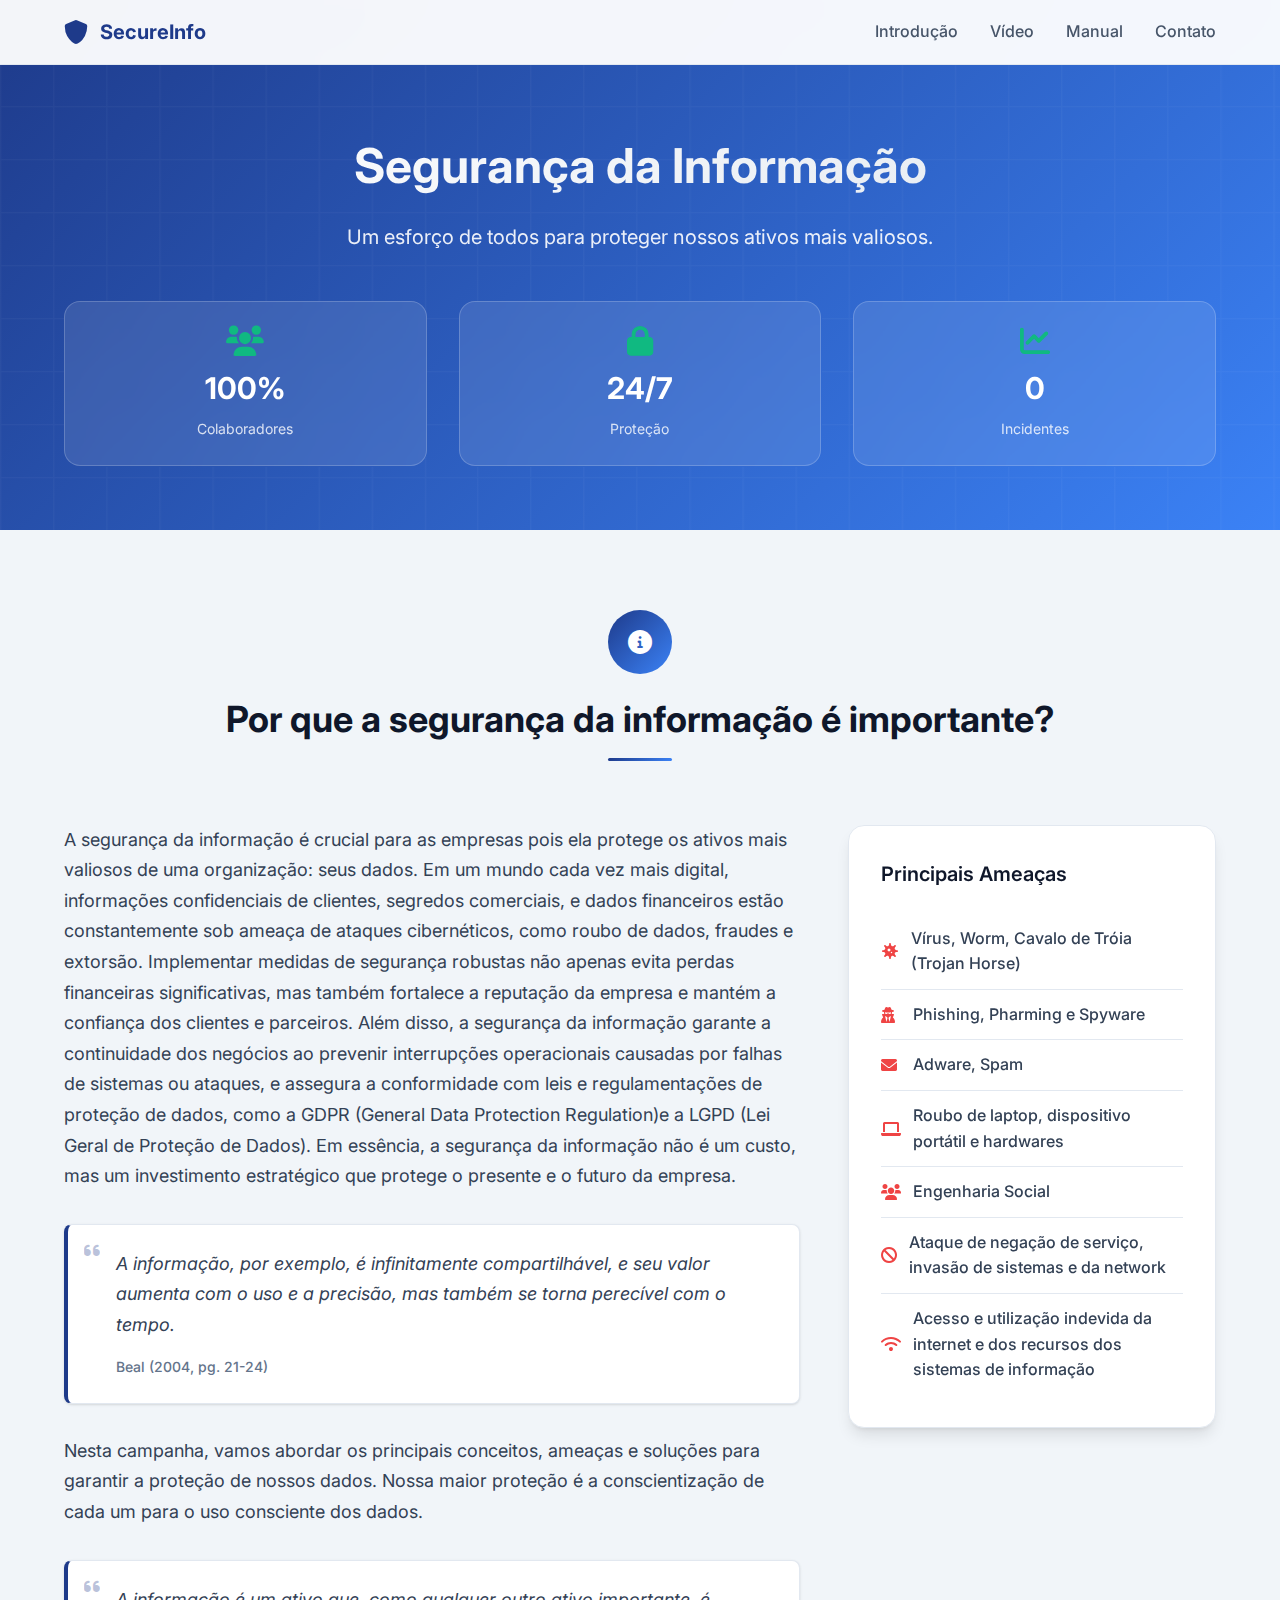
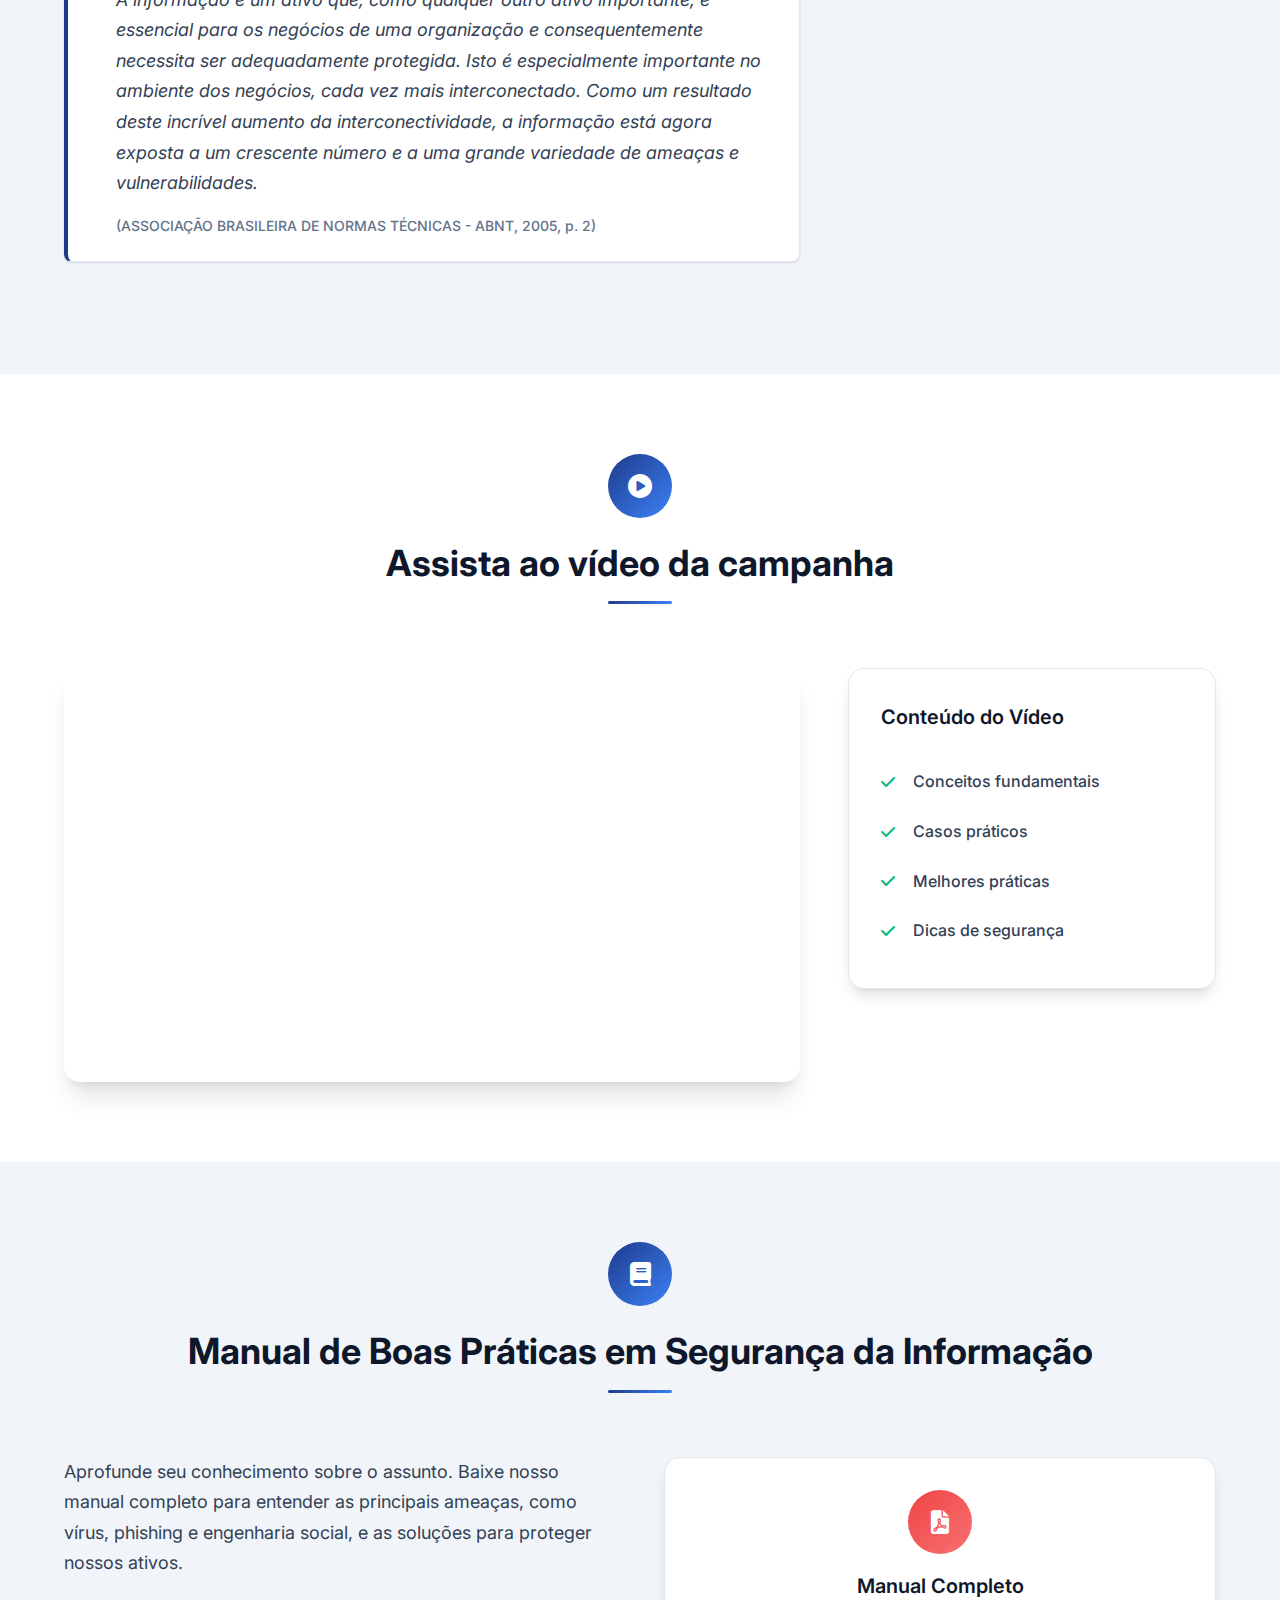
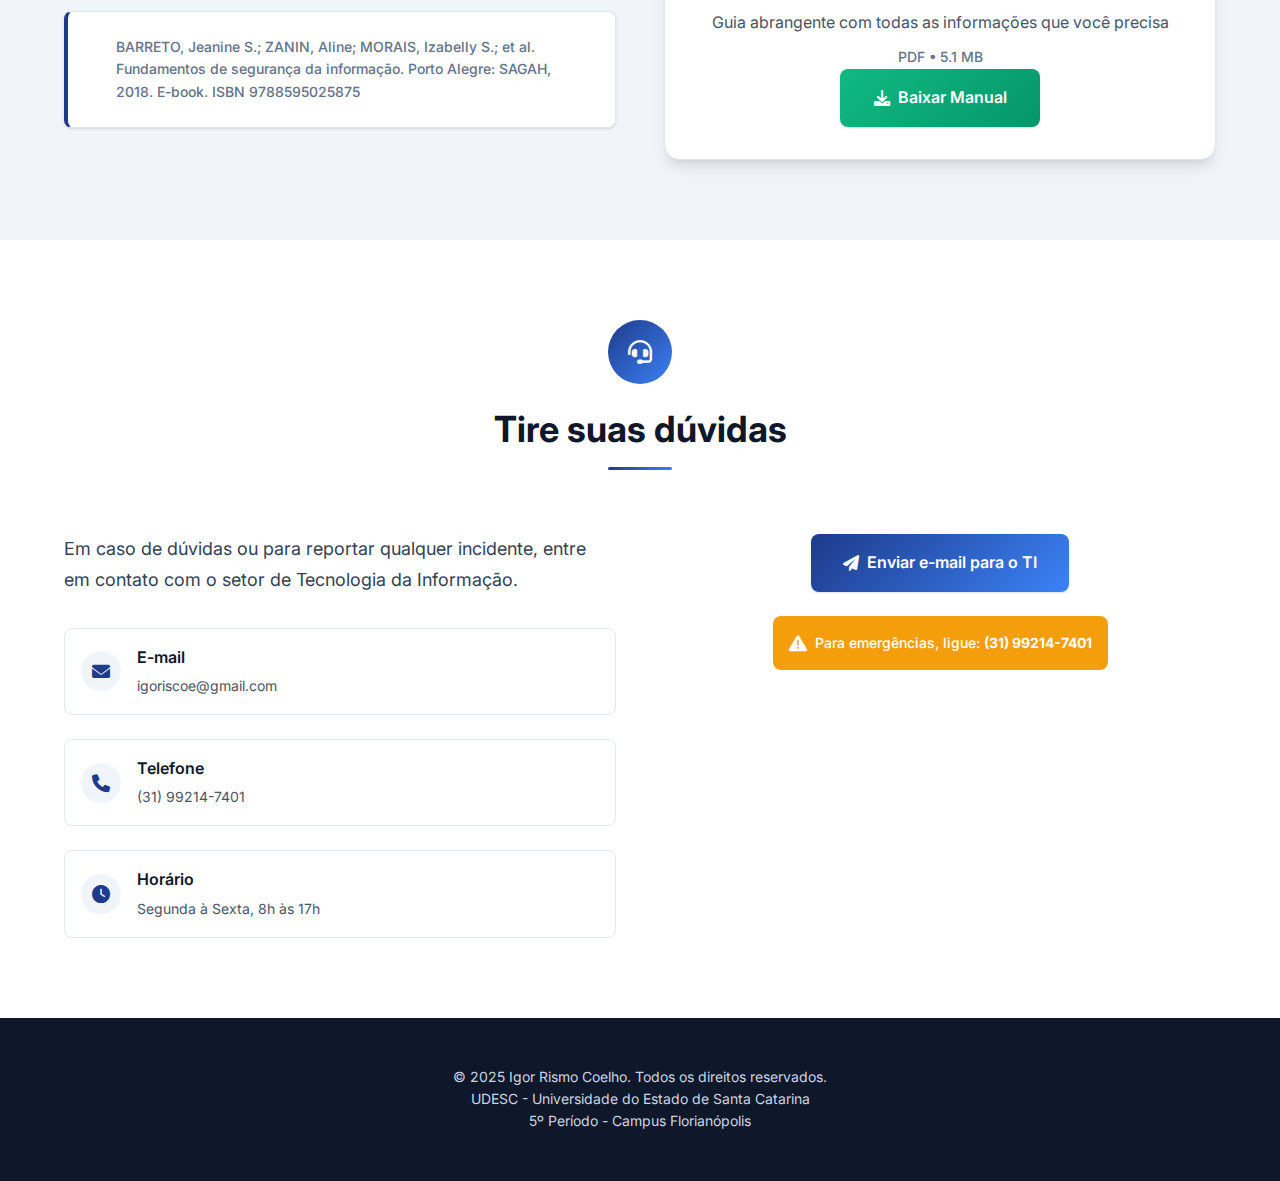
<file: index.html>
<!DOCTYPE html>
<html lang="pt-br">
<head>
    <meta charset="UTF-8">
    <meta name="viewport" content="width=device-width, initial-scale=1.0">
    <title>Segurança da Informação: Protegendo Nossos Ativos</title>
    <link rel="stylesheet" href="styles.css">
    <link href="https://fonts.googleapis.com/css2?family=Inter:wght@300;400;500;600;700&display=swap" rel="stylesheet">
    <link rel="stylesheet" href="https://cdnjs.cloudflare.com/ajax/libs/font-awesome/6.0.0/css/all.min.css">
</head>
<body>

    <header>
        <nav class="navbar">
            <div class="container">
                <div class="nav-brand">
                    <i class="fas fa-shield-alt"></i>
                    <span>SecureInfo</span>
                </div>
                <ul class="nav-links">
                    <li><a href="#intro">Introdução</a></li>
                    <li><a href="#video">Vídeo</a></li>
                    <li><a href="#manual">Manual</a></li>
                    <li><a href="#contato">Contato</a></li>
                </ul>
            </div>
        </nav>
        <div class="hero">
            <div class="container">
                <div class="hero-content">
                    <h1>Segurança da Informação</h1>
                    <p>Um esforço de todos para proteger nossos ativos mais valiosos.</p>
                    <div class="hero-stats">
                        <div class="stat">
                            <i class="fas fa-users"></i>
                            <span class="stat-number">100%</span>
                            <span class="stat-label">Colaboradores</span>
                        </div>
                        <div class="stat">
                            <i class="fas fa-lock"></i>
                            <span class="stat-number">24/7</span>
                            <span class="stat-label">Proteção</span>
                        </div>
                        <div class="stat">
                            <i class="fas fa-chart-line"></i>
                            <span class="stat-number">0</span>
                            <span class="stat-label">Incidentes</span>
                        </div>
                    </div>
                </div>
            </div>
        </div>
    </header>

    <main>
        <section id="intro">
            <div class="container">
                <div class="section-header">
                    <div class="section-icon">
                        <i class="fas fa-info-circle"></i>
                    </div>
                    <h2>Por que a segurança da informação é importante?</h2>
                    <div class="section-divider"></div>
                </div>
                <div class="content-grid">
                    <div class="content-main">
                        <p class="text-center">A segurança da informação é crucial para as empresas pois 
                          ela protege os ativos mais valiosos de uma organização: seus dados. 
                          Em um mundo cada vez mais digital, informações confidenciais de clientes, segredos comerciais, 
                          e dados financeiros estão constantemente sob ameaça de ataques cibernéticos, como roubo de dados, 
                          fraudes e extorsão. Implementar medidas de segurança robustas não apenas evita perdas financeiras 
                          significativas, mas também fortalece a reputação da empresa e mantém a confiança dos clientes e parceiros. 
                          Além disso, a segurança da informação garante a continuidade dos negócios ao prevenir interrupções 
                          operacionais causadas por falhas de sistemas ou ataques, e assegura a conformidade com leis e 
                          regulamentações de proteção de dados, como a GDPR (General Data Protection Regulation)e a LGPD (Lei Geral de Proteção de Dados). Em essência, a segurança da informação não é um custo, 
                          mas um investimento estratégico que protege o presente e o futuro da empresa.</p>
                        <div class="citation">
                            <i class="fas fa-quote-left"></i>
                            <p>A informação, por exemplo, é infinitamente compartilhável, e seu valor aumenta com o uso e a precisão, mas também se torna perecível com o tempo.</p>
                            <div class="citation-reference">Beal (2004, pg. 21-24)</div>
                        </div>
                        <p>Nesta campanha, vamos abordar os principais conceitos, ameaças e soluções para garantir a proteção de nossos dados.
                          Nossa maior proteção é a conscientização de cada um para o uso consciente dos dados.
                        </p>
                        <div class="citation">
                            <i class="fas fa-quote-left"></i>
                            <p>A informação é um ativo que, como qualquer outro ativo importante, 
                              é essencial para os negócios de uma organização e consequentemente necessita ser adequadamente protegida. 
                              Isto é especialmente importante no ambiente dos negócios, cada vez mais interconectado. 
                              Como um resultado deste incrível aumento da interconectividade, a informação está agora exposta 
                              a um crescente número e a uma grande variedade de ameaças e vulnerabilidades.</p>
                            <div class="citation-reference">(ASSOCIAÇÃO BRASILEIRA DE NORMAS TÉCNICAS - ABNT, 2005, p. 2)</div>
                        </div>
                    </div>
                    <div class="content-sidebar">
                        <div class="info-card">
                            <h3>Principais Ameaças</h3>
                            <ul>
                                <li><i class="fas fa-virus"></i> Vírus, Worm, Cavalo de Tróia (Trojan Horse)</li>
                                <li><i class="fas fa-user-secret"></i>Phishing, Pharming e Spyware</li>
                                <li><i class="fas fa-envelope"></i>Adware, Spam</li>              
                                <li><i class="fas fa-laptop"></i>Roubo de laptop, dispositivo portátil e hardwares</li>
                                <li><i class="fas fa-users"></i> Engenharia Social</li>
                                <li><i class="fas fa-ban"></i> Ataque de negação de serviço, invasão de sistemas e da network</li>
                                <li><i class="fas fa-wifi"></i>Acesso e utilização indevida da internet e dos recursos dos sistemas de informação</li>
                            </ul>
                        </div>
                    </div>
                </div>
            </div>
        </section>

        <section id="video">
            <div class="container">
                <div class="section-header">
                    <div class="section-icon">
                        <i class="fas fa-play-circle"></i>
                    </div>
                    <h2>Assista ao vídeo da campanha</h2>
                    <div class="section-divider"></div>
                </div>
                <div class="video-wrapper">
                    <div class="video-container">
                        <iframe width="560" height="315" src="https://www.youtube.com/embed/8wjMlTWYMFI" frameborder="0" allow="accelerometer; autoplay; clipboard-write; encrypted-media; gyroscope; picture-in-picture" allowfullscreen></iframe>
                    </div>
                    <div class="video-info">
                        <h3>Conteúdo do Vídeo</h3>
                        <ul>
                            <li><i class="fas fa-check"></i> Conceitos fundamentais</li>
                            <li><i class="fas fa-check"></i> Casos práticos</li>
                            <li><i class="fas fa-check"></i> Melhores práticas</li>
                            <li><i class="fas fa-check"></i> Dicas de segurança</li>
                        </ul>
                    </div>
                </div>
            </div>
        </section>

        <section id="manual">
            <div class="container">
                <div class="section-header">
                    <div class="section-icon">
                        <i class="fas fa-book"></i>
                    </div>
                    <h2>Manual de Boas Práticas em Segurança da Informação</h2>
                    <div class="section-divider"></div>
                </div>
                <div class="manual-content">
                    <div class="manual-description">
                        <p>Aprofunde seu conhecimento sobre o assunto. Baixe nosso manual completo para entender as principais ameaças, como vírus, phishing e engenharia social, e as soluções para proteger nossos ativos.</p>
                        <div class="citation">
                            <div class="citation-reference">BARRETO, Jeanine S.; ZANIN, Aline; MORAIS, Izabelly S.; et al. Fundamentos de segurança da informação. Porto Alegre: SAGAH, 2018. E-book. ISBN 9788595025875</div>
                        </div>
                    </div>
                    <div class="download-card">
                        <div class="download-icon">
                            <i class="fas fa-file-pdf"></i>
                        </div>
                        <div class="download-info">
                            <h3>Manual Completo</h3>
                            <p>Guia abrangente com todas as informações que você precisa</p>
                            <span class="file-size">PDF • 5.1 MB</span>
                        </div>
                        <a href="Manual.pdf" class="btn-download" download>
                            <i class="fas fa-download"></i>
                            Baixar Manual
                        </a>
                    </div>
                </div>
            </div>
        </section>

        <section id="contato">
            <div class="container">
                <div class="section-header">
                    <div class="section-icon">
                        <i class="fas fa-headset"></i>
                    </div>
                    <h2>Tire suas dúvidas</h2>
                    <div class="section-divider"></div>
                </div>
                <div class="contact-grid">
                    <div class="contact-info">
                        <p>Em caso de dúvidas ou para reportar qualquer incidente, entre em contato com o setor de Tecnologia da Informação.</p>
                        <div class="contact-methods">
                            <div class="contact-method">
                                <i class="fas fa-envelope"></i>
                                <div>
                                    <h4>E-mail</h4>
                                    <p>igoriscoe@gmail.com</p>
                                </div>
                            </div>
                            <div class="contact-method">
                                <i class="fas fa-phone"></i>
                                <div>
                                    <h4>Telefone</h4>
                                    <p>(31) 99214-7401</p>
                                </div>
                            </div>
                            <div class="contact-method">
                                <i class="fas fa-clock"></i>
                                <div>
                                    <h4>Horário</h4>
                                    <p>Segunda à Sexta, 8h às 17h</p>
                                </div>
                            </div>
                        </div>
                    </div>
                    <div class="contact-action">
                        <a href="mailto:igoriscoe@gmail.com" class="btn-contato">
                            <i class="fas fa-paper-plane"></i>
                            Enviar e-mail para o TI
                        </a>
                        <div class="emergency-note">
                            <i class="fas fa-exclamation-triangle"></i>
                            <span>Para emergências, ligue: <strong>(31) 99214-7401</strong></span>
                        </div>
                    </div>
                </div>
            </div>
        </section>
    </main>

    <footer>
        <div class="container">
            <p>&copy; 2025 Igor Rismo Coelho. Todos os direitos reservados.</p>
            <p> UDESC  - Universidade do Estado de Santa Catarina</p>
            <p> 5º Período - Campus Florianópolis</p>
        </div>
    </footer>

</body>
</html>
</file>
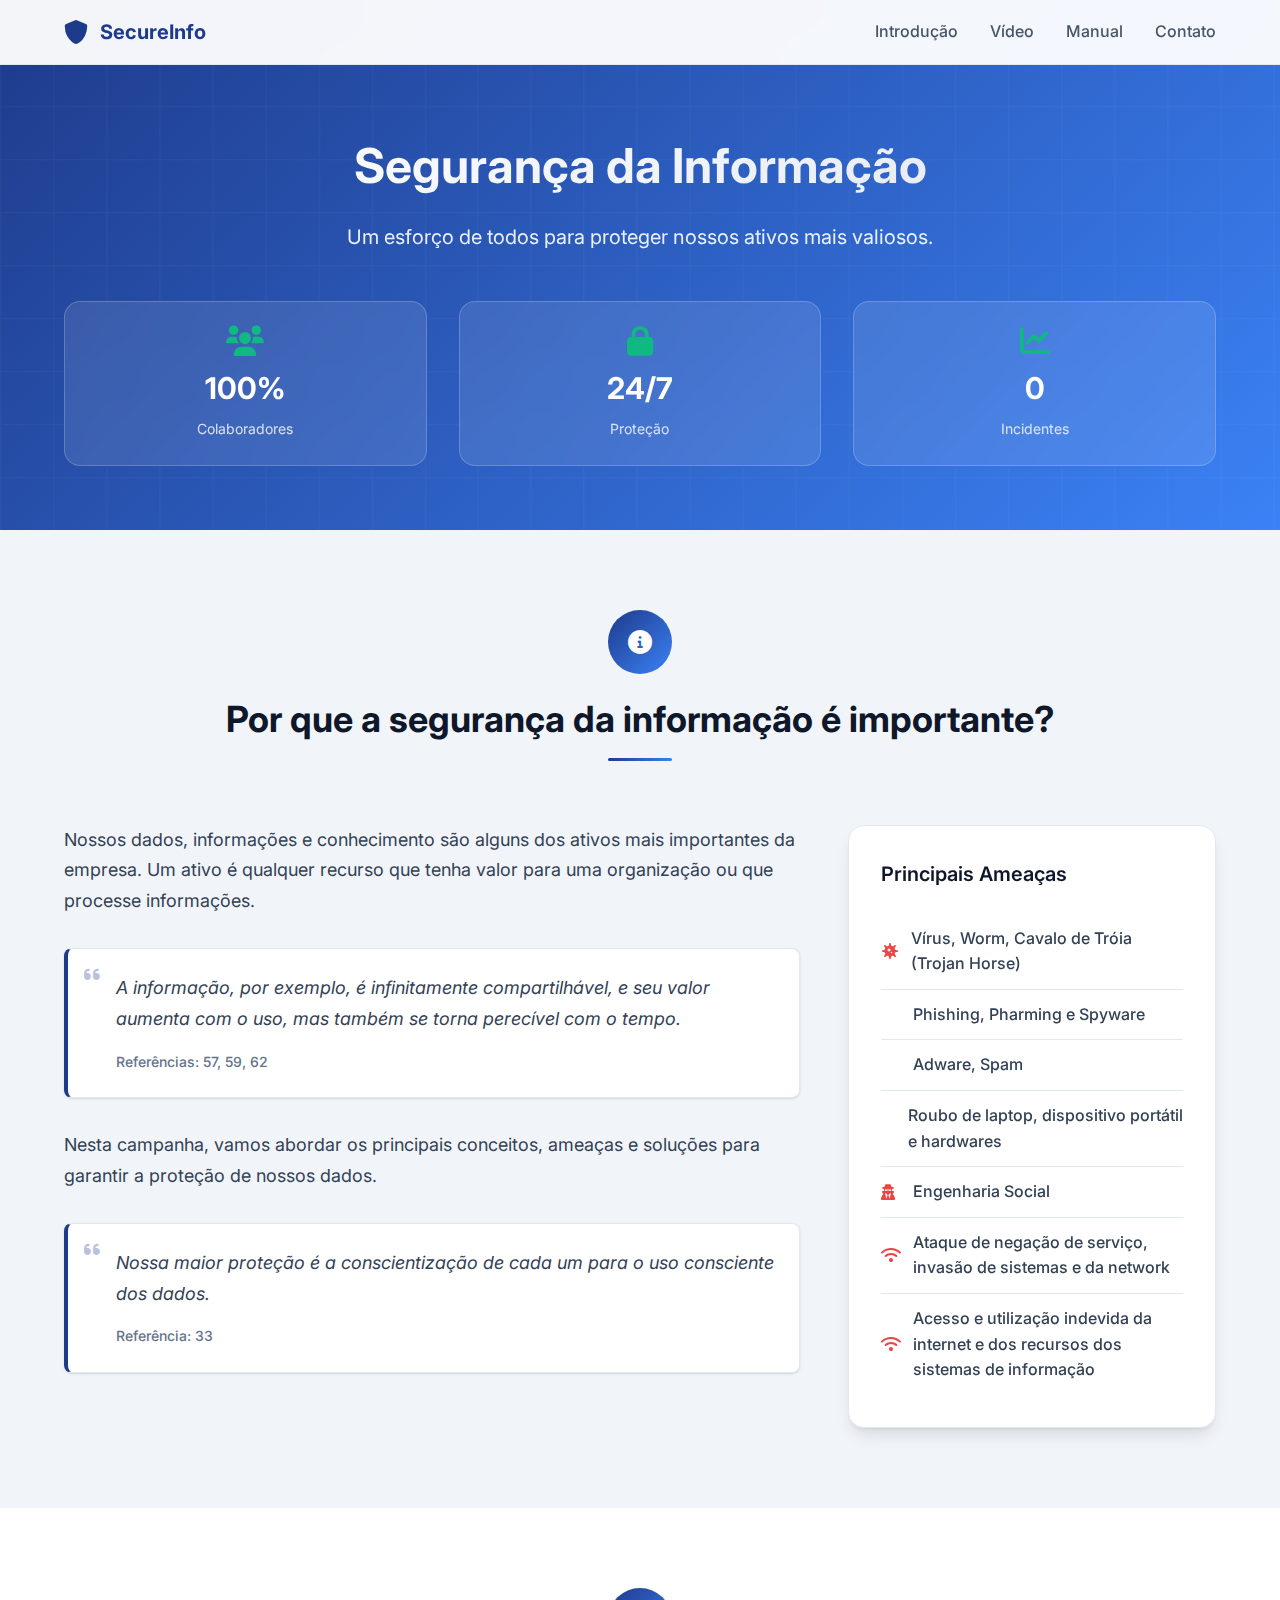
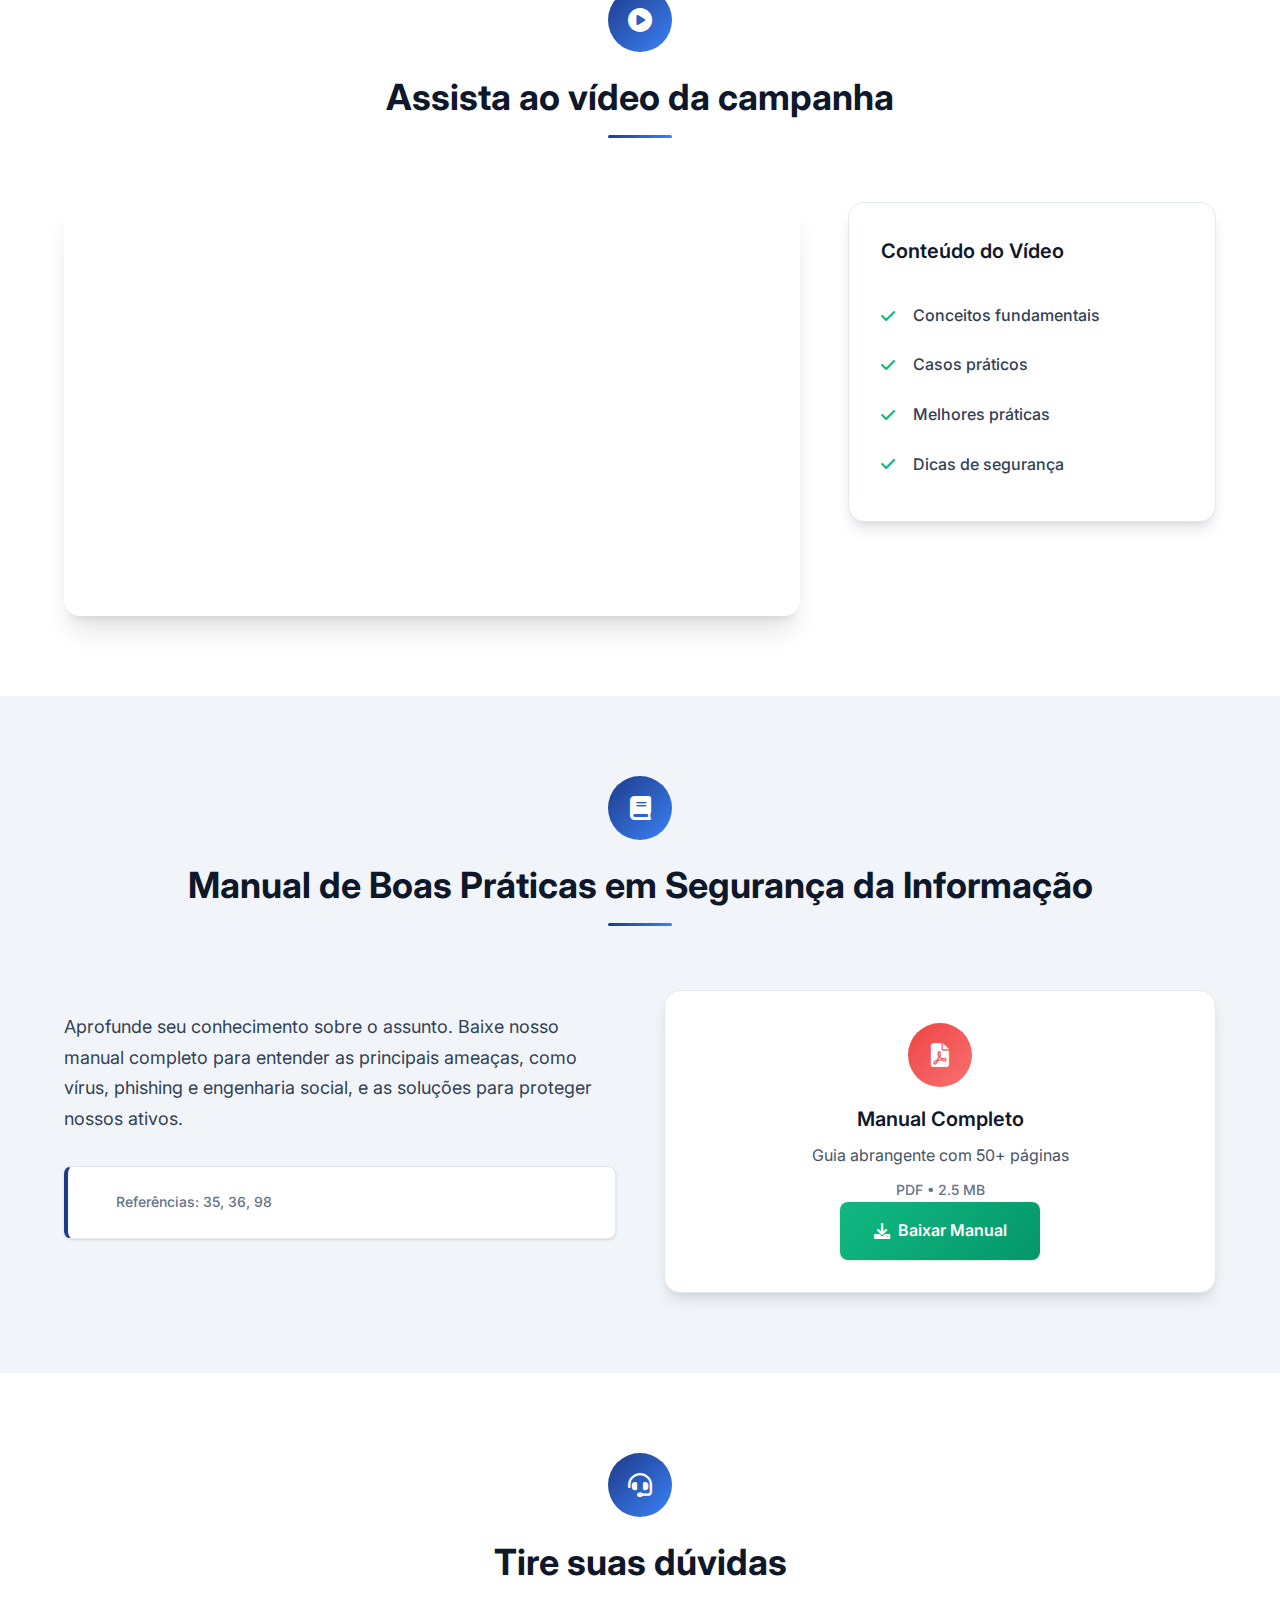
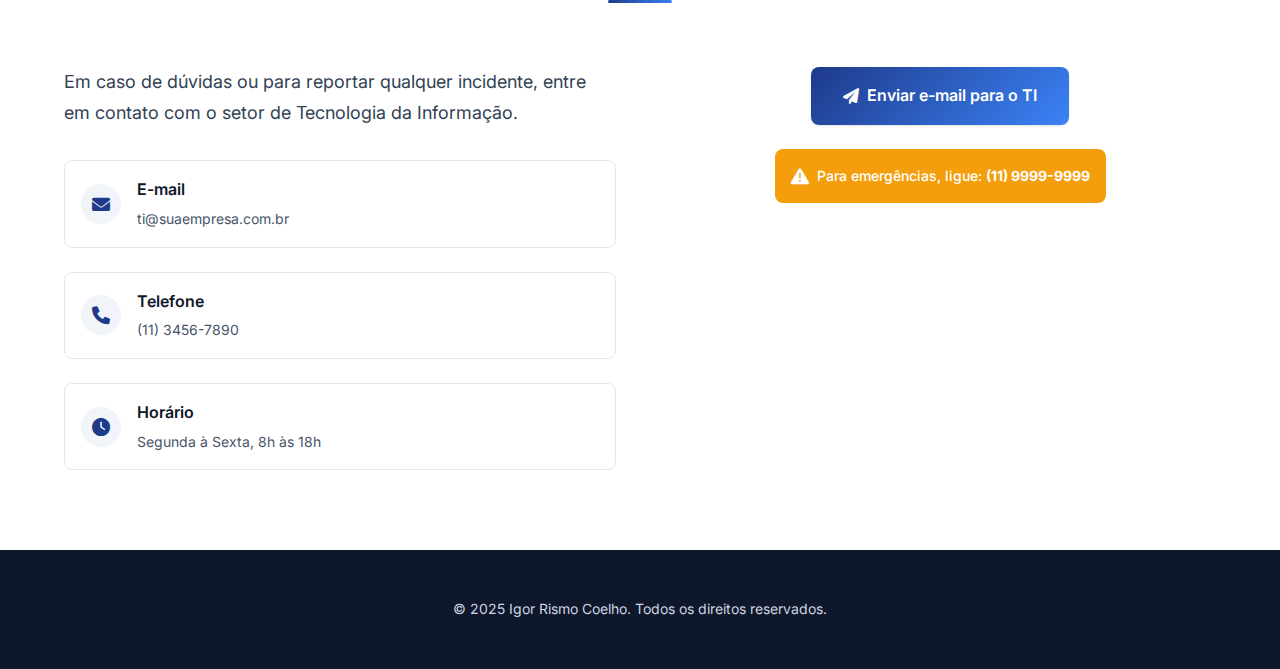
<file: inicio.html>
<!DOCTYPE html>
<html lang="pt-br">
<head>
    <meta charset="UTF-8">
    <meta name="viewport" content="width=device-width, initial-scale=1.0">
    <title>Segurança da Informação: Protegendo Nossos Ativos</title>
    <link rel="stylesheet" href="styles.css">
    <link href="https://fonts.googleapis.com/css2?family=Inter:wght@300;400;500;600;700&display=swap" rel="stylesheet">
    <link rel="stylesheet" href="https://cdnjs.cloudflare.com/ajax/libs/font-awesome/6.0.0/css/all.min.css">
</head>
<body>

    <header>
        <nav class="navbar">
            <div class="container">
                <div class="nav-brand">
                    <i class="fas fa-shield-alt"></i>
                    <span>SecureInfo</span>
                </div>
                <ul class="nav-links">
                    <li><a href="#intro">Introdução</a></li>
                    <li><a href="#video">Vídeo</a></li>
                    <li><a href="#manual">Manual</a></li>
                    <li><a href="#contato">Contato</a></li>
                </ul>
            </div>
        </nav>
        <div class="hero">
            <div class="container">
                <div class="hero-content">
                    <h1>Segurança da Informação</h1>
                    <p>Um esforço de todos para proteger nossos ativos mais valiosos.</p>
                    <div class="hero-stats">
                        <div class="stat">
                            <i class="fas fa-users"></i>
                            <span class="stat-number">100%</span>
                            <span class="stat-label">Colaboradores</span>
                        </div>
                        <div class="stat">
                            <i class="fas fa-lock"></i>
                            <span class="stat-number">24/7</span>
                            <span class="stat-label">Proteção</span>
                        </div>
                        <div class="stat">
                            <i class="fas fa-chart-line"></i>
                            <span class="stat-number">0</span>
                            <span class="stat-label">Incidentes</span>
                        </div>
                    </div>
                </div>
            </div>
        </div>
    </header>

    <main>
        <section id="intro">
            <div class="container">
                <div class="section-header">
                    <div class="section-icon">
                        <i class="fas fa-info-circle"></i>
                    </div>
                    <h2>Por que a segurança da informação é importante?</h2>
                    <div class="section-divider"></div>
                </div>
                <div class="content-grid">
                    <div class="content-main">
                        <p>Nossos dados, informações e conhecimento são alguns dos ativos mais importantes da empresa. Um ativo é qualquer recurso que tenha valor para uma organização ou que processe informações.</p>
                        <div class="citation">
                            <i class="fas fa-quote-left"></i>
                            <p>A informação, por exemplo, é infinitamente compartilhável, e seu valor aumenta com o uso, mas também se torna perecível com o tempo.</p>
                            <div class="citation-reference">Referências: 57, 59, 62</div>
                        </div>
                        <p>Nesta campanha, vamos abordar os principais conceitos, ameaças e soluções para garantir a proteção de nossos dados.</p>
                        <div class="citation">
                            <i class="fas fa-quote-left"></i>
                            <p>Nossa maior proteção é a conscientização de cada um para o uso consciente dos dados.</p>
                            <div class="citation-reference">Referência: 33</div>
                        </div>
                    </div>
                    <div class="content-sidebar">
                        <div class="info-card">
                            <h3>Principais Ameaças</h3>
                            <ul>
                                <li><i class="fas fa-virus"></i> Vírus, Worm, Cavalo de Tróia (Trojan Horse)</li>
                                <li><i class="fas fa-fishing"></i>Phishing, Pharming e Spyware</li>
                                <li><i class="fas fa-fishing"></i>Adware, Spam</li>              
                                <li><i class="fas fa-fishing"></i>Roubo de laptop, dispositivo portátil e hardwares</li>
                                <li><i class="fas fa-user-secret"></i> Engenharia Social</li>
                                <li><i class="fas fa-wifi"></i> Ataque de negação de serviço, invasão de sistemas e da network</li>
                                <li><i class="fas fa-wifi"></i>Acesso e utilização indevida da internet e dos recursos dos sistemas de informação</li>
                            </ul>
                        </div>
                    </div>
                </div>
            </div>
        </section>

        <section id="video">
            <div class="container">
                <div class="section-header">
                    <div class="section-icon">
                        <i class="fas fa-play-circle"></i>
                    </div>
                    <h2>Assista ao vídeo da campanha</h2>
                    <div class="section-divider"></div>
                </div>
                <div class="video-wrapper">
                    <div class="video-container">
                        <iframe width="560" height="315" src="https://www.youtube.com/embed/dQw4w9WgXcQ" frameborder="0" allow="accelerometer; autoplay; clipboard-write; encrypted-media; gyroscope; picture-in-picture" allowfullscreen></iframe>
                    </div>
                    <div class="video-info">
                        <h3>Conteúdo do Vídeo</h3>
                        <ul>
                            <li><i class="fas fa-check"></i> Conceitos fundamentais</li>
                            <li><i class="fas fa-check"></i> Casos práticos</li>
                            <li><i class="fas fa-check"></i> Melhores práticas</li>
                            <li><i class="fas fa-check"></i> Dicas de segurança</li>
                        </ul>
                    </div>
                </div>
            </div>
        </section>

        <section id="manual">
            <div class="container">
                <div class="section-header">
                    <div class="section-icon">
                        <i class="fas fa-book"></i>
                    </div>
                    <h2>Manual de Boas Práticas em Segurança da Informação</h2>
                    <div class="section-divider"></div>
                </div>
                <div class="manual-content">
                    <div class="manual-description">
                        <p>Aprofunde seu conhecimento sobre o assunto. Baixe nosso manual completo para entender as principais ameaças, como vírus, phishing e engenharia social, e as soluções para proteger nossos ativos.</p>
                        <div class="citation">
                            <div class="citation-reference">Referências: 35, 36, 98</div>
                        </div>
                    </div>
                    <div class="download-card">
                        <div class="download-icon">
                            <i class="fas fa-file-pdf"></i>
                        </div>
                        <div class="download-info">
                            <h3>Manual Completo</h3>
                            <p>Guia abrangente com 50+ páginas</p>
                            <span class="file-size">PDF • 2.5 MB</span>
                        </div>
                        <a href="manual-seguranca-informacao.pdf" class="btn-download" download>
                            <i class="fas fa-download"></i>
                            Baixar Manual
                        </a>
                    </div>
                </div>
            </div>
        </section>

        <section id="contato">
            <div class="container">
                <div class="section-header">
                    <div class="section-icon">
                        <i class="fas fa-headset"></i>
                    </div>
                    <h2>Tire suas dúvidas</h2>
                    <div class="section-divider"></div>
                </div>
                <div class="contact-grid">
                    <div class="contact-info">
                        <p>Em caso de dúvidas ou para reportar qualquer incidente, entre em contato com o setor de Tecnologia da Informação.</p>
                        <div class="contact-methods">
                            <div class="contact-method">
                                <i class="fas fa-envelope"></i>
                                <div>
                                    <h4>E-mail</h4>
                                    <p>ti@suaempresa.com.br</p>
                                </div>
                            </div>
                            <div class="contact-method">
                                <i class="fas fa-phone"></i>
                                <div>
                                    <h4>Telefone</h4>
                                    <p>(11) 3456-7890</p>
                                </div>
                            </div>
                            <div class="contact-method">
                                <i class="fas fa-clock"></i>
                                <div>
                                    <h4>Horário</h4>
                                    <p>Segunda à Sexta, 8h às 18h</p>
                                </div>
                            </div>
                        </div>
                    </div>
                    <div class="contact-action">
                        <a href="mailto:ti@suaempresa.com.br" class="btn-contato">
                            <i class="fas fa-paper-plane"></i>
                            Enviar e-mail para o TI
                        </a>
                        <div class="emergency-note">
                            <i class="fas fa-exclamation-triangle"></i>
                            <span>Para emergências, ligue: <strong>(11) 9999-9999</strong></span>
                        </div>
                    </div>
                </div>
            </div>
        </section>
    </main>

    <footer>
        <div class="container">
            <p>&copy; 2025 Igor Rismo Coelho. Todos os direitos reservados.</p>
        </div>
    </footer>

</body>
</html>
</file>
<file: styles.css>
/* ===== RESET & BASE STYLES ===== */
* {
    margin: 0;
    padding: 0;
    box-sizing: border-box;
}

:root {
    --primary-color: #1e3a8a;
    --secondary-color: #3b82f6;
    --accent-color: #10b981;
    --warning-color: #f59e0b;
    --danger-color: #ef4444;
    --dark-color: #1f2937;
    --light-color: #f8fafc;
    --white: #ffffff;
    --gray-100: #f1f5f9;
    --gray-200: #e2e8f0;
    --gray-300: #cbd5e1;
    --gray-400: #94a3b8;
    --gray-500: #64748b;
    --gray-600: #475569;
    --gray-700: #334155;
    --gray-800: #1e293b;
    --gray-900: #0f172a;
    
    --font-primary: 'Inter', -apple-system, BlinkMacSystemFont, 'Segoe UI', Roboto, sans-serif;
    --font-size-xs: 0.75rem;
    --font-size-sm: 0.875rem;
    --font-size-base: 1rem;
    --font-size-lg: 1.125rem;
    --font-size-xl: 1.25rem;
    --font-size-2xl: 1.5rem;
    --font-size-3xl: 1.875rem;
    --font-size-4xl: 2.25rem;
    --font-size-5xl: 3rem;
    
    --shadow-sm: 0 1px 2px 0 rgb(0 0 0 / 0.05);
    --shadow: 0 1px 3px 0 rgb(0 0 0 / 0.1), 0 1px 2px -1px rgb(0 0 0 / 0.1);
    --shadow-md: 0 4px 6px -1px rgb(0 0 0 / 0.1), 0 2px 4px -2px rgb(0 0 0 / 0.1);
    --shadow-lg: 0 10px 15px -3px rgb(0 0 0 / 0.1), 0 4px 6px -4px rgb(0 0 0 / 0.1);
    --shadow-xl: 0 20px 25px -5px rgb(0 0 0 / 0.1), 0 8px 10px -6px rgb(0 0 0 / 0.1);
    
    --radius-sm: 0.375rem;
    --radius: 0.5rem;
    --radius-md: 0.75rem;
    --radius-lg: 1rem;
    --radius-xl: 1.5rem;
    
    --transition: all 0.2s cubic-bezier(0.4, 0, 0.2, 1);
}

html {
    scroll-behavior: smooth;
}

body {
    font-family: var(--font-primary);
    font-size: var(--font-size-base);
    line-height: 1.6;
    color: var(--gray-800);
    background-color: var(--light-color);
    overflow-x: hidden;
}

/* ===== UTILITY CLASSES ===== */
.container {
    max-width: 1200px;
    margin: 0 auto;
    padding: 0 1.5rem;
}

/* ===== NAVIGATION ===== */
.navbar {
    position: fixed;
    top: 0;
    left: 0;
    right: 0;
    background: rgba(255, 255, 255, 0.95);
    backdrop-filter: blur(10px);
    border-bottom: 1px solid var(--gray-200);
    z-index: 1000;
    transition: var(--transition);
}

.navbar .container {
    display: flex;
    align-items: center;
    justify-content: space-between;
    padding: 1rem 1.5rem;
}

.nav-brand {
    display: flex;
    align-items: center;
    gap: 0.75rem;
    font-weight: 700;
    font-size: var(--font-size-xl);
    color: var(--primary-color);
}

.nav-brand i {
    font-size: var(--font-size-2xl);
}

.nav-links {
    display: flex;
    list-style: none;
    gap: 2rem;
}

.nav-links a {
    text-decoration: none;
    color: var(--gray-600);
    font-weight: 500;
    transition: var(--transition);
    position: relative;
}

.nav-links a:hover {
    color: var(--primary-color);
}

.nav-links a::after {
    content: '';
    position: absolute;
    bottom: -4px;
    left: 0;
    width: 0;
    height: 2px;
    background: var(--primary-color);
    transition: var(--transition);
}

.nav-links a:hover::after {
    width: 100%;
}

/* ===== HERO SECTION ===== */
.hero {
    background: linear-gradient(135deg, var(--primary-color) 0%, var(--secondary-color) 100%);
    color: var(--white);
    padding: 8rem 0 4rem;
    position: relative;
    overflow: hidden;
}

.hero::before {
    content: '';
    position: absolute;
    top: 0;
    left: 0;
    right: 0;
    bottom: 0;
    background: url('data:image/svg+xml,<svg xmlns="http://www.w3.org/2000/svg" viewBox="0 0 100 100"><defs><pattern id="grid" width="10" height="10" patternUnits="userSpaceOnUse"><path d="M 10 0 L 0 0 0 10" fill="none" stroke="rgba(255,255,255,0.1)" stroke-width="0.5"/></pattern></defs><rect width="100" height="100" fill="url(%23grid)"/></svg>');
    opacity: 0.3;
}

.hero-content {
    position: relative;
    z-index: 1;
    text-align: center;
}

.hero h1 {
    font-size: var(--font-size-5xl);
    font-weight: 700;
    margin-bottom: 1rem;
    background: linear-gradient(135deg, #ffffff, #e2e8f0);
    -webkit-background-clip: text;
    -webkit-text-fill-color: transparent;
    background-clip: text;
}

.hero p {
    font-size: var(--font-size-xl);
    margin-bottom: 3rem;
    opacity: 0.9;
    max-width: 600px;
    margin-left: auto;
    margin-right: auto;
}

.hero-stats {
    display: grid;
    grid-template-columns: repeat(auto-fit, minmax(200px, 1fr));
    gap: 2rem;
    margin-top: 3rem;
}

.stat {
    text-align: center;
    padding: 1.5rem;
    background: rgba(255, 255, 255, 0.1);
    border-radius: var(--radius-lg);
    backdrop-filter: blur(10px);
    border: 1px solid rgba(255, 255, 255, 0.2);
}

.stat i {
    font-size: var(--font-size-3xl);
    margin-bottom: 0.5rem;
    color: var(--accent-color);
}

.stat-number {
    display: block;
    font-size: var(--font-size-3xl);
    font-weight: 700;
    margin-bottom: 0.25rem;
}

.stat-label {
    font-size: var(--font-size-sm);
    opacity: 0.8;
}

/* ===== SECTIONS ===== */
main {
    margin-top: 0;
}

section {
    padding: 5rem 0;
    position: relative;
}

section:nth-child(even) {
    background: var(--white);
}

section:nth-child(odd) {
    background: var(--gray-100);
}

.section-header {
    text-align: center;
    margin-bottom: 4rem;
}

.section-icon {
    display: inline-flex;
    align-items: center;
    justify-content: center;
    width: 4rem;
    height: 4rem;
    background: linear-gradient(135deg, var(--primary-color), var(--secondary-color));
    color: var(--white);
    border-radius: 50%;
    margin-bottom: 1.5rem;
    font-size: var(--font-size-2xl);
}

.section-header h2 {
    font-size: var(--font-size-4xl);
    font-weight: 700;
    color: var(--gray-900);
    margin-bottom: 1rem;
    line-height: 1.2;
}

.section-divider {
    width: 4rem;
    height: 3px;
    background: linear-gradient(135deg, var(--primary-color), var(--secondary-color));
    margin: 0 auto;
    border-radius: var(--radius);
}

/* ===== CONTENT GRID ===== */
.content-grid {
    display: grid;
    grid-template-columns: 2fr 1fr;
    gap: 3rem;
    align-items: start;
}

.content-main p {
    font-size: var(--font-size-lg);
    margin-bottom: 1.5rem;
    line-height: 1.7;
    color: var(--gray-700);
}

.content-sidebar {
    position: sticky;
    top: 8rem;
}

.info-card {
    background: var(--white);
    padding: 2rem;
    border-radius: var(--radius-lg);
    box-shadow: var(--shadow-lg);
    border: 1px solid var(--gray-200);
}

.info-card h3 {
    font-size: var(--font-size-xl);
    font-weight: 600;
    color: var(--gray-900);
    margin-bottom: 1.5rem;
}

.info-card ul {
    list-style: none;
}

.info-card li {
    display: flex;
    align-items: center;
    gap: 0.75rem;
    padding: 0.75rem 0;
    border-bottom: 1px solid var(--gray-200);
    font-weight: 500;
    color: var(--gray-700);
}

.info-card li:last-child {
    border-bottom: none;
}

.info-card li i {
    width: 1.25rem;
    color: var(--danger-color);
}

/* ===== CITATIONS ===== */
.citation {
    background: var(--white);
    border: 1px solid var(--gray-200);
    border-left: 4px solid var(--primary-color);
    border-radius: var(--radius);
    padding: 1.5rem;
    margin: 2rem 0;
    position: relative;
    box-shadow: var(--shadow);
}

.citation i {
    position: absolute;
    top: 1rem;
    left: 1rem;
    color: var(--primary-color);
    opacity: 0.3;
    font-size: var(--font-size-lg);
}

.citation p {
    font-style: italic;
    color: var(--gray-700);
    margin-left: 1.5rem;
    margin-bottom: 1rem;
}

.citation-reference {
    font-size: var(--font-size-sm);
    color: var(--gray-500);
    font-weight: 500;
    margin-left: 1.5rem;
}

/* ===== VIDEO SECTION ===== */
.video-wrapper {
    display: grid;
    grid-template-columns: 2fr 1fr;
    gap: 3rem;
    align-items: start;
}

.video-container {
    position: relative;
    padding-bottom: 56.25%;
    height: 0;
    overflow: hidden;
    border-radius: var(--radius-lg);
    box-shadow: var(--shadow-xl);
}

.video-container iframe {
    position: absolute;
    top: 0;
    left: 0;
    width: 100%;
    height: 100%;
    border: none;
    border-radius: var(--radius-lg);
}

.video-info {
    background: var(--white);
    padding: 2rem;
    border-radius: var(--radius-lg);
    box-shadow: var(--shadow-lg);
    border: 1px solid var(--gray-200);
}

.video-info h3 {
    font-size: var(--font-size-xl);
    font-weight: 600;
    color: var(--gray-900);
    margin-bottom: 1.5rem;
}

.video-info ul {
    list-style: none;
}

.video-info li {
    display: flex;
    align-items: center;
    gap: 0.75rem;
    padding: 0.75rem 0;
    color: var(--gray-700);
    font-weight: 500;
}

.video-info li i {
    color: var(--accent-color);
    width: 1.25rem;
}

/* ===== MANUAL SECTION ===== */
.manual-content {
    display: grid;
    grid-template-columns: 1fr 1fr;
    gap: 3rem;
    align-items: center;
}

.manual-description p {
    font-size: var(--font-size-lg);
    line-height: 1.7;
    color: var(--gray-700);
    margin-bottom: 1.5rem;
}

.download-card {
    background: var(--white);
    padding: 2rem;
    border-radius: var(--radius-lg);
    box-shadow: var(--shadow-lg);
    border: 1px solid var(--gray-200);
    text-align: center;
    transition: var(--transition);
}

.download-card:hover {
    transform: translateY(-4px);
    box-shadow: var(--shadow-xl);
}

.download-icon {
    display: inline-flex;
    align-items: center;
    justify-content: center;
    width: 4rem;
    height: 4rem;
    background: linear-gradient(135deg, var(--danger-color), #f87171);
    color: var(--white);
    border-radius: 50%;
    margin-bottom: 1rem;
    font-size: var(--font-size-2xl);
}

.download-info h3 {
    font-size: var(--font-size-xl);
    font-weight: 600;
    color: var(--gray-900);
    margin-bottom: 0.5rem;
}

.download-info p {
    color: var(--gray-600);
    margin-bottom: 0.5rem;
}

.file-size {
    font-size: var(--font-size-sm);
    color: var(--gray-500);
    font-weight: 500;
}

/* ===== CONTACT SECTION ===== */
.contact-grid {
    display: grid;
    grid-template-columns: 1fr 1fr;
    gap: 3rem;
    align-items: start;
}

.contact-info p {
    font-size: var(--font-size-lg);
    line-height: 1.7;
    color: var(--gray-700);
    margin-bottom: 2rem;
}

.contact-methods {
    display: flex;
    flex-direction: column;
    gap: 1.5rem;
}

.contact-method {
    display: flex;
    align-items: center;
    gap: 1rem;
    padding: 1rem;
    background: var(--white);
    border-radius: var(--radius);
    border: 1px solid var(--gray-200);
}

.contact-method i {
    width: 2.5rem;
    height: 2.5rem;
    display: flex;
    align-items: center;
    justify-content: center;
    background: var(--gray-100);
    color: var(--primary-color);
    border-radius: 50%;
    font-size: var(--font-size-lg);
}

.contact-method h4 {
    font-size: var(--font-size-base);
    font-weight: 600;
    color: var(--gray-900);
    margin-bottom: 0.25rem;
}

.contact-method p {
    font-size: var(--font-size-sm);
    color: var(--gray-600);
    margin: 0;
}

.contact-action {
    display: flex;
    flex-direction: column;
    align-items: center;
    justify-content: center;
    text-align: center;
}

.emergency-note {
    display: flex;
    align-items: center;
    gap: 0.5rem;
    background: var(--warning-color);
    color: var(--white);
    padding: 1rem;
    border-radius: var(--radius);
    margin-top: 1.5rem;
    font-size: var(--font-size-sm);
    font-weight: 500;
}

.emergency-note i {
    font-size: var(--font-size-lg);
}

/* ===== BUTTONS ===== */
.btn-download,
.btn-contato {
    display: inline-flex;
    align-items: center;
    gap: 0.5rem;
    padding: 1rem 2rem;
    font-size: var(--font-size-base);
    font-weight: 600;
    text-decoration: none;
    border-radius: var(--radius);
    transition: var(--transition);
    border: none;
    cursor: pointer;
    text-align: center;
    min-width: 200px;
    justify-content: center;
}

.btn-download {
    background: linear-gradient(135deg, var(--accent-color), #059669);
    color: var(--white);
    box-shadow: var(--shadow);
}

.btn-download:hover {
    transform: translateY(-2px);
    box-shadow: var(--shadow-lg);
    background: linear-gradient(135deg, #059669, var(--accent-color));
}

.btn-contato {
    background: linear-gradient(135deg, var(--primary-color), var(--secondary-color));
    color: var(--white);
    box-shadow: var(--shadow);
}

.btn-contato:hover {
    transform: translateY(-2px);
    box-shadow: var(--shadow-lg);
    background: linear-gradient(135deg, var(--secondary-color), var(--primary-color));
}

/* ===== FOOTER ===== */
footer {
    background: var(--gray-900);
    color: var(--gray-300);
    text-align: center;
    padding: 3rem 0;
    margin-top: 0;
}

footer p {
    font-size: var(--font-size-sm);
}

/* ===== RESPONSIVE DESIGN ===== */
@media (max-width: 1024px) {
    .content-grid,
    .video-wrapper,
    .manual-content,
    .contact-grid {
        grid-template-columns: 1fr;
        gap: 2rem;
    }
    
    .content-sidebar {
        position: static;
    }
}

@media (max-width: 768px) {
    .nav-links {
        display: none;
    }
    
    .hero {
        padding: 6rem 0 3rem;
    }
    
    .hero h1 {
        font-size: var(--font-size-3xl);
    }
    
    .hero p {
        font-size: var(--font-size-base);
    }
    
    .hero-stats {
        grid-template-columns: 1fr;
        gap: 1rem;
    }
    
    section {
        padding: 3rem 0;
    }
    
    .section-header {
        margin-bottom: 2rem;
    }
    
    .section-header h2 {
        font-size: var(--font-size-2xl);
    }
    
    .container {
        padding: 0 1rem;
    }
}

@media (max-width: 480px) {
    .hero {
        padding: 5rem 0 2rem;
    }
    
    .hero h1 {
        font-size: var(--font-size-2xl);
    }
    
    .stat {
        padding: 1rem;
    }
    
    .citation {
        padding: 1rem;
    }
    
    .citation p,
    .citation-reference {
        margin-left: 1rem;
    }
    
    .info-card,
    .video-info,
    .download-card {
        padding: 1.5rem;
    }
    
    .btn-download,
    .btn-contato {
        width: 100%;
        min-width: auto;
    }
}

/* ===== ANIMATIONS ===== */
@keyframes fadeInUp {
    from {
        opacity: 0;
        transform: translateY(30px);
    }
    to {
        opacity: 1;
        transform: translateY(0);
    }
}

.section-header,
.content-main,
.info-card,
.video-container,
.download-card {
    animation: fadeInUp 0.6s ease-out;
}

/* ===== SCROLL ANIMATIONS ===== */
@media (prefers-reduced-motion: no-preference) {
    .navbar {
        transition: all 0.3s ease;
    }
    
    .navbar.scrolled {
        background: rgba(255, 255, 255, 0.98);
        box-shadow: var(--shadow);
    }
}
</file>
